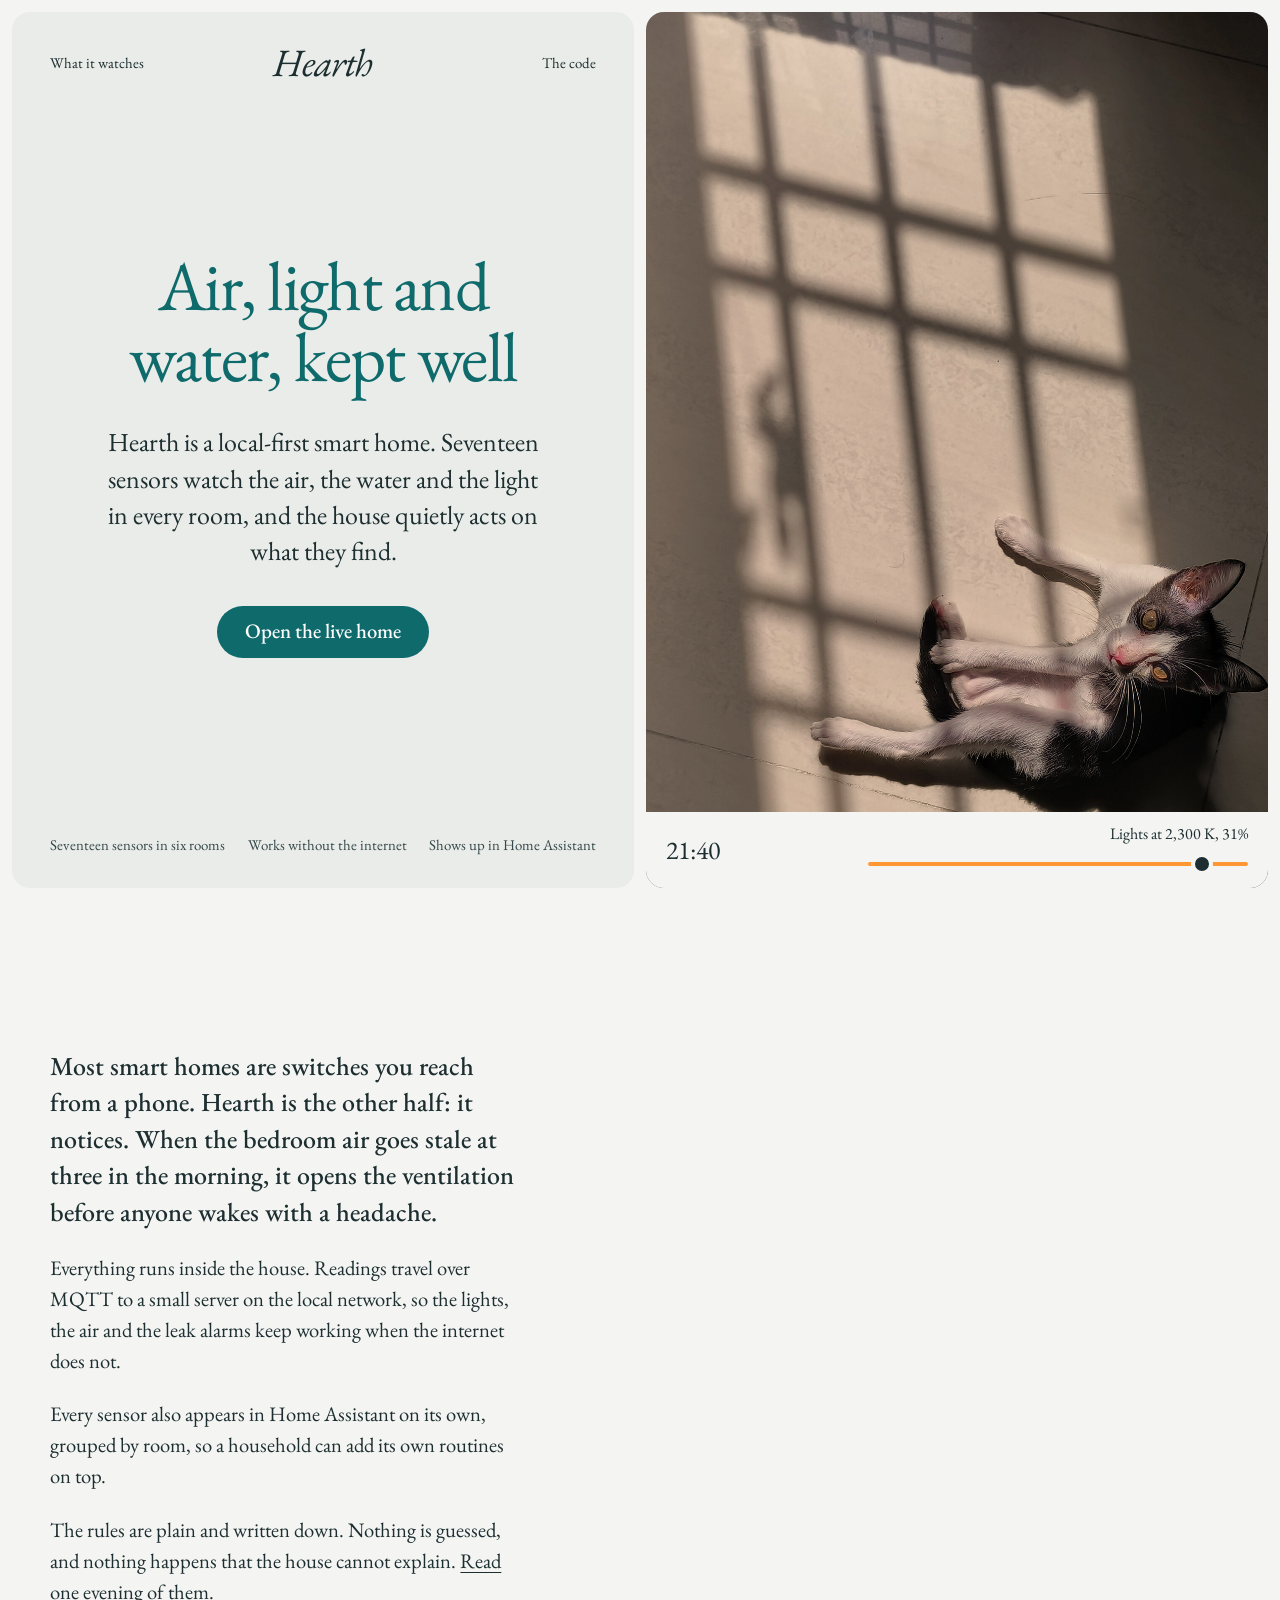
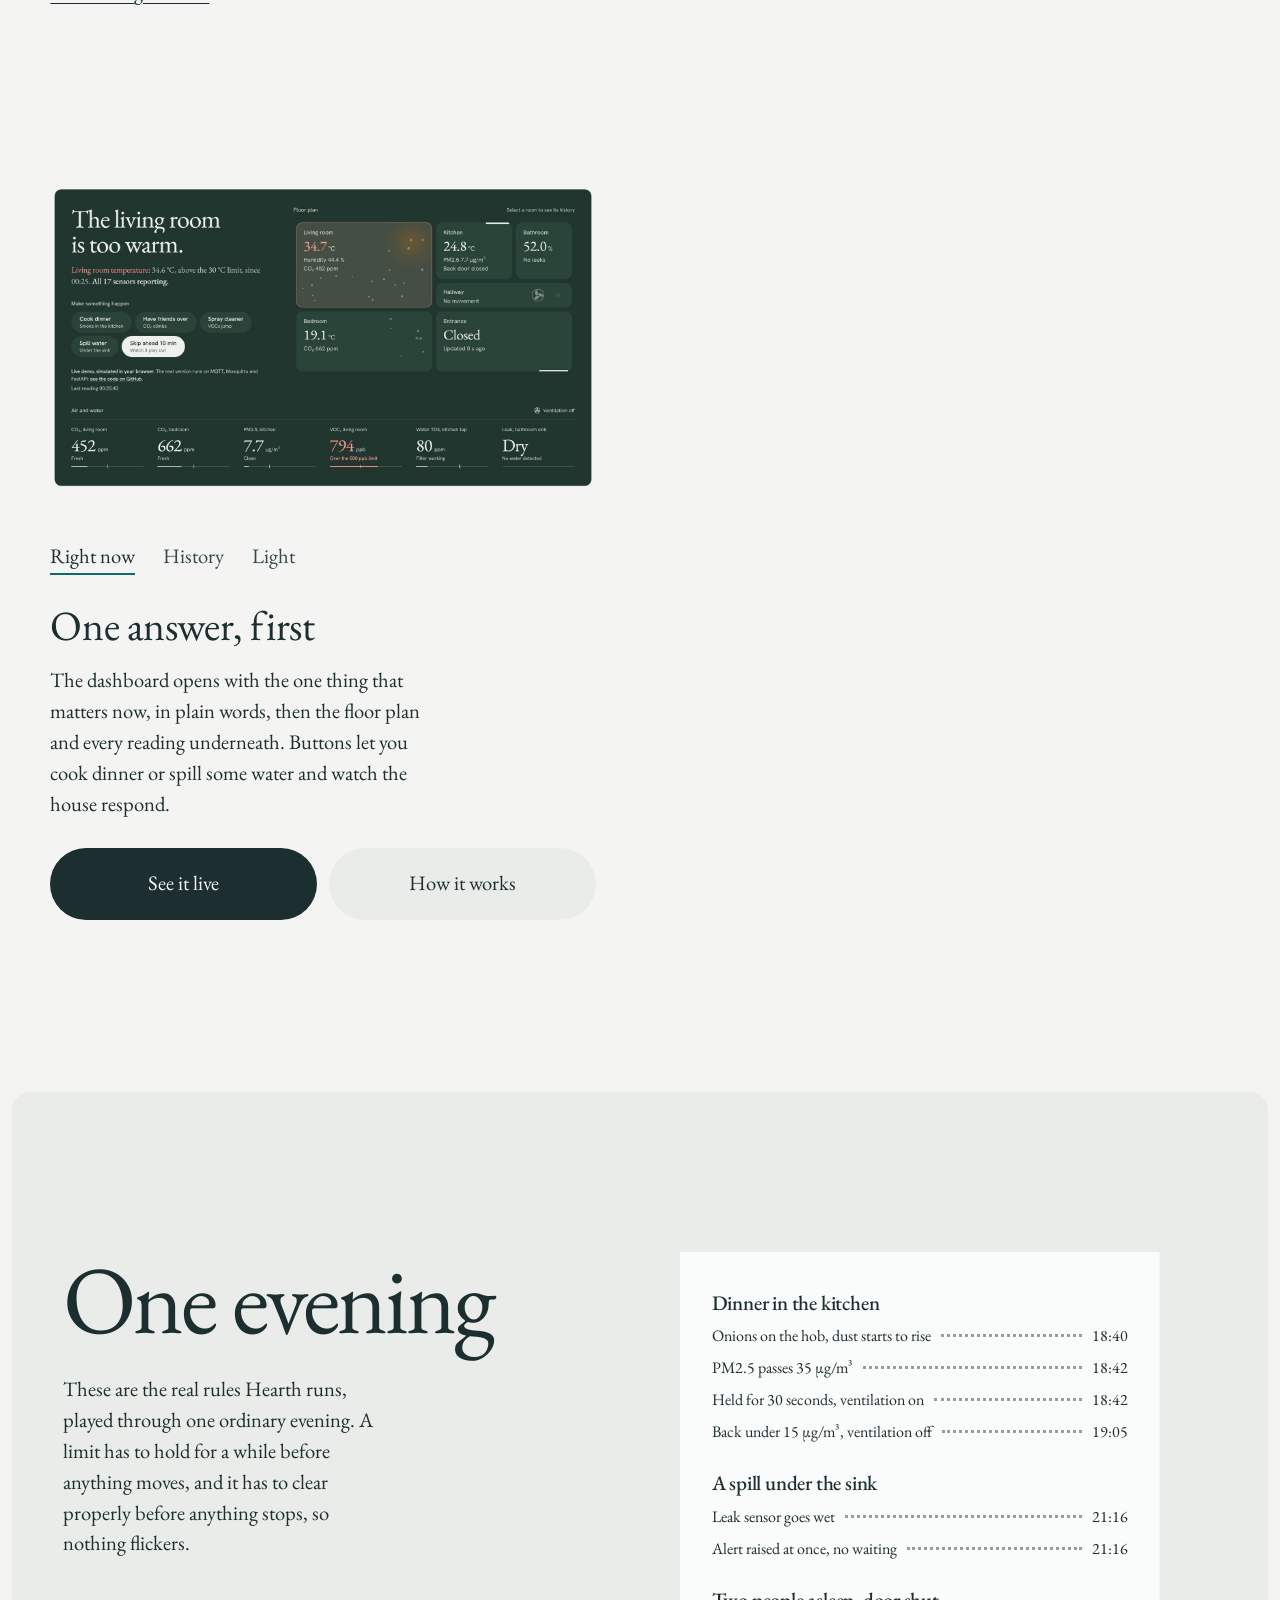
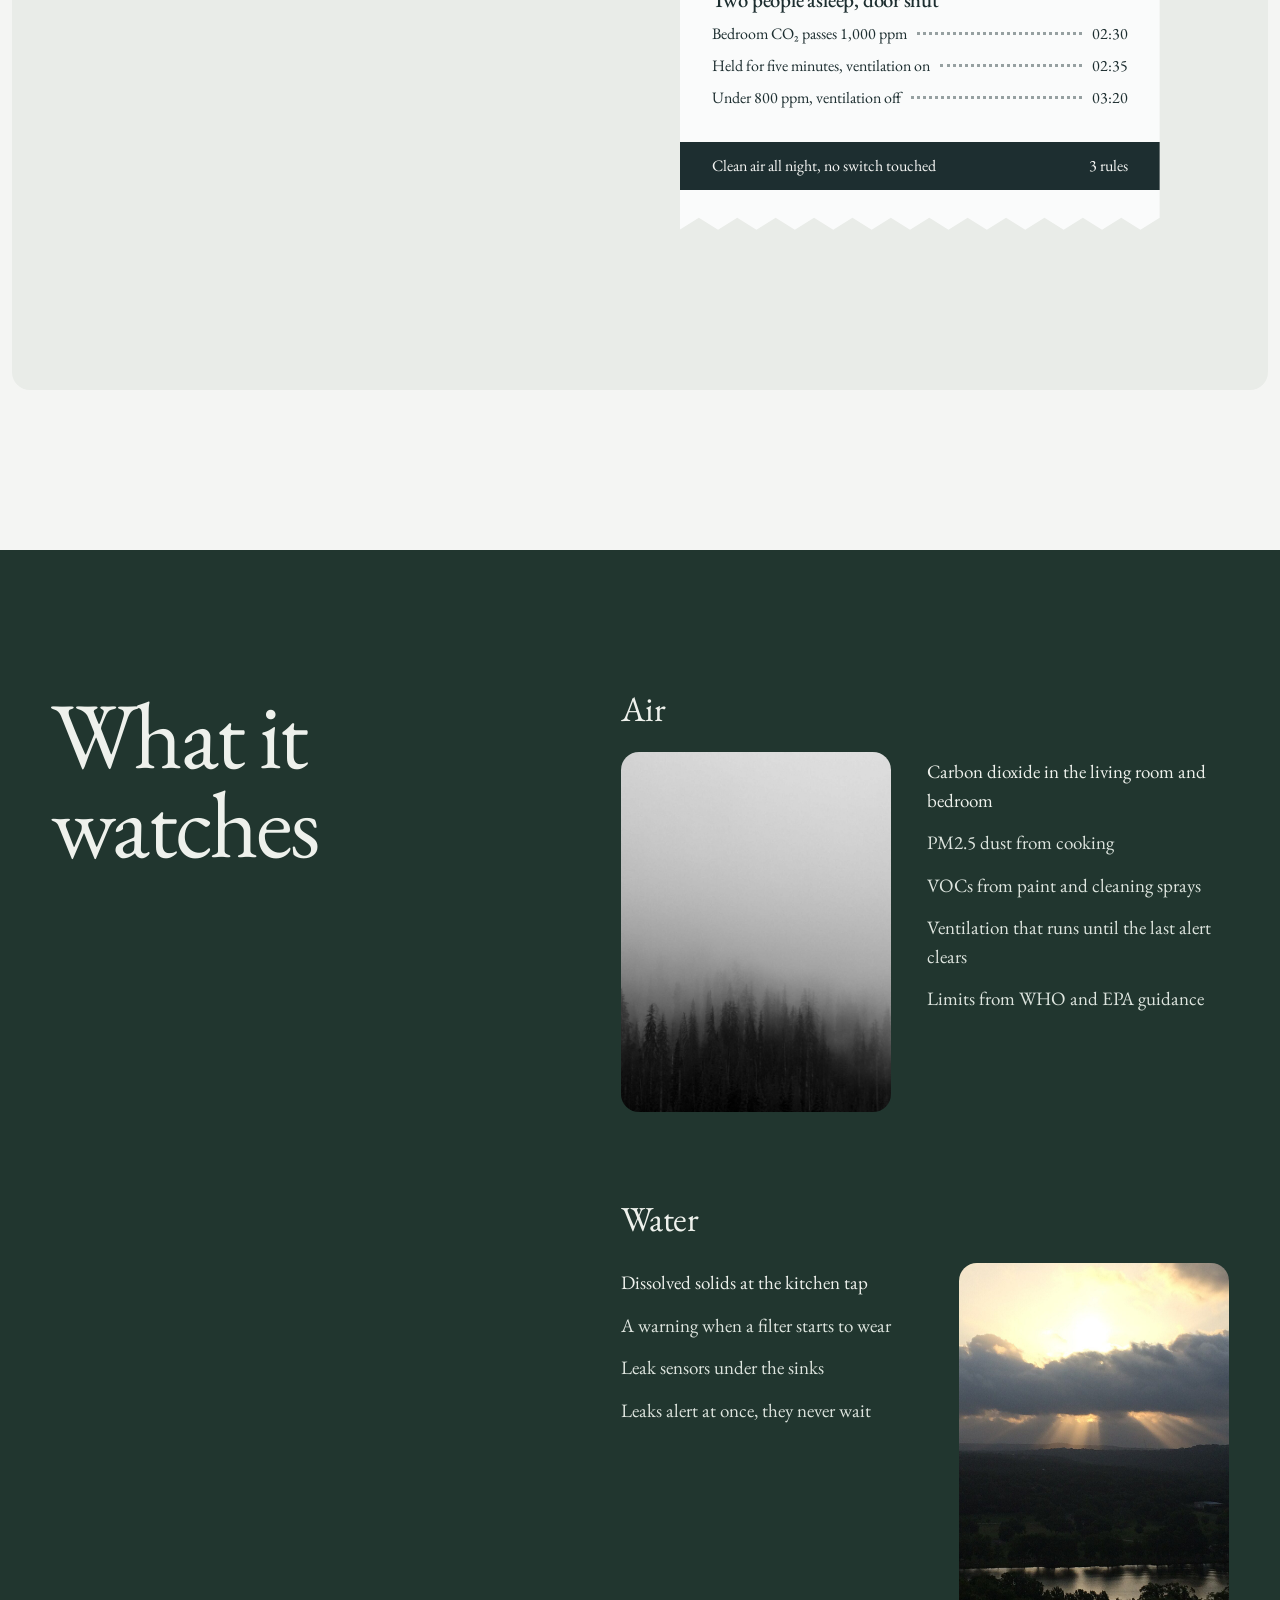
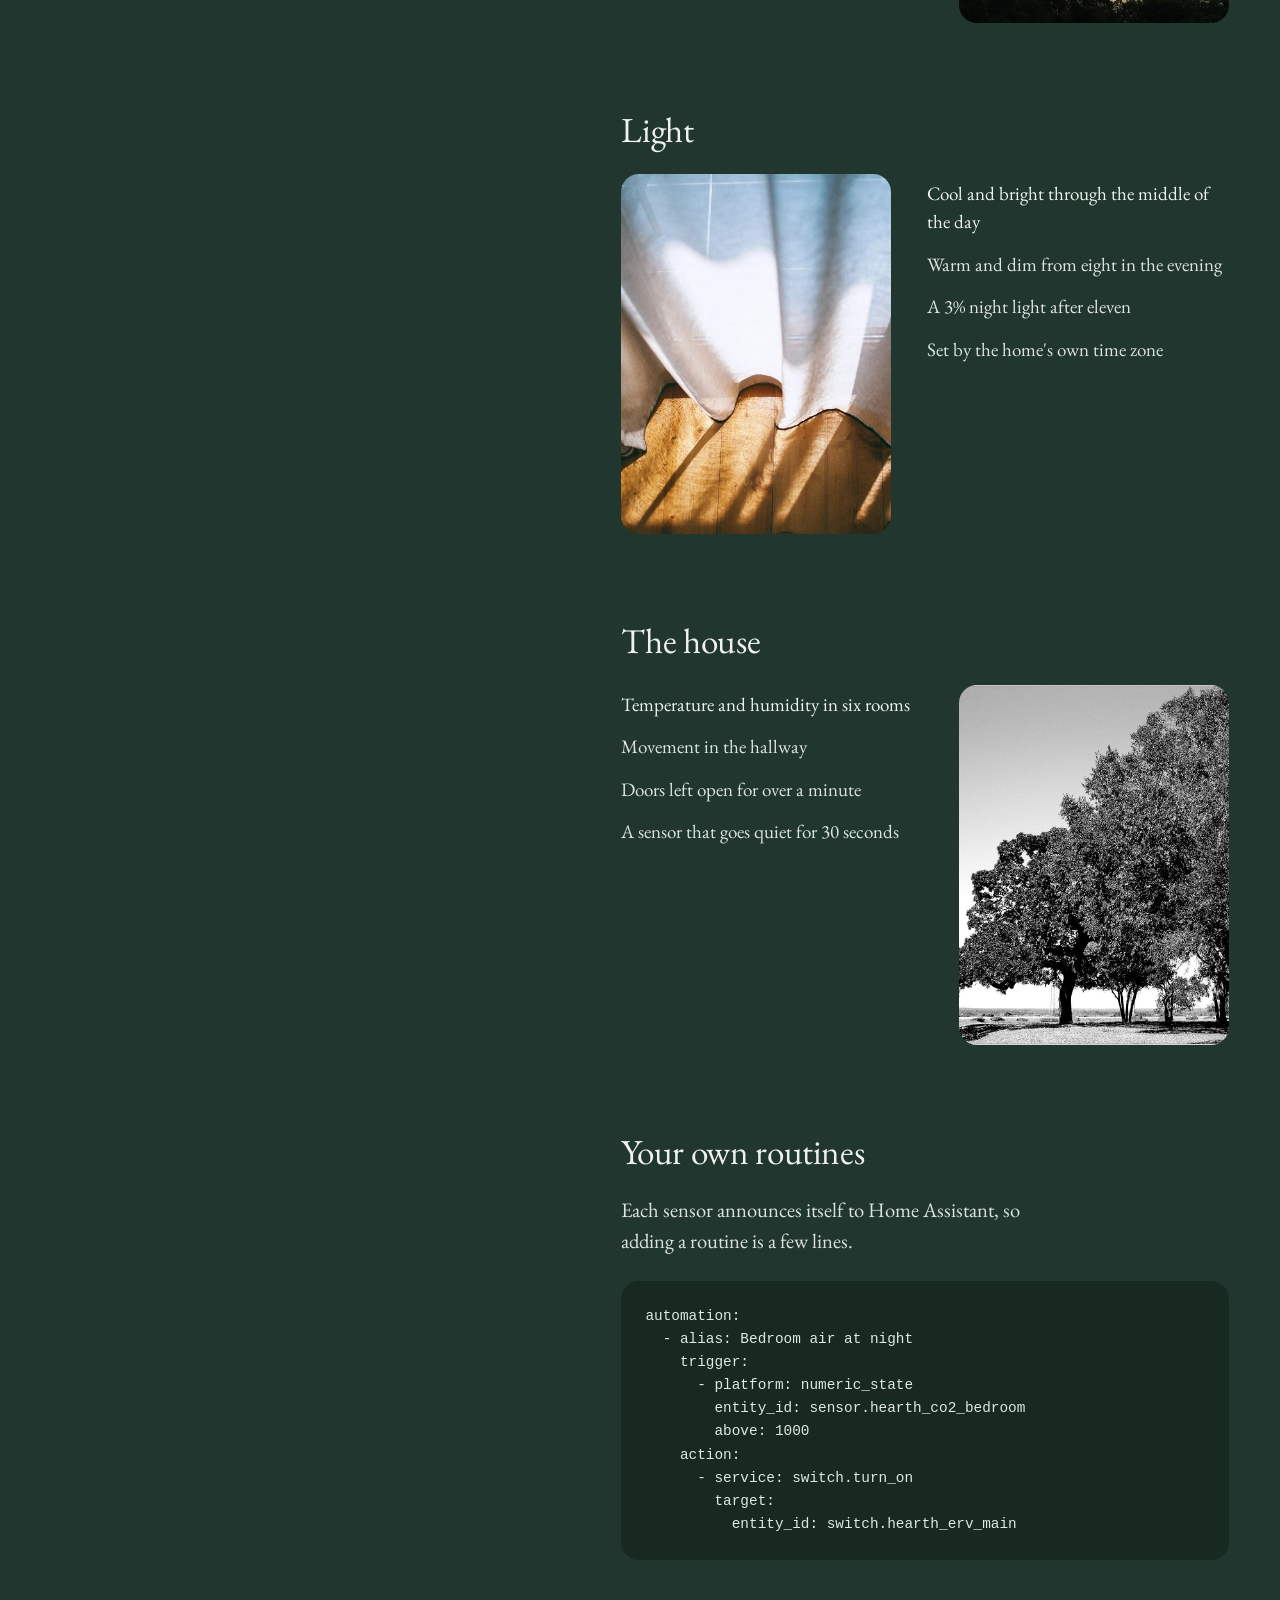
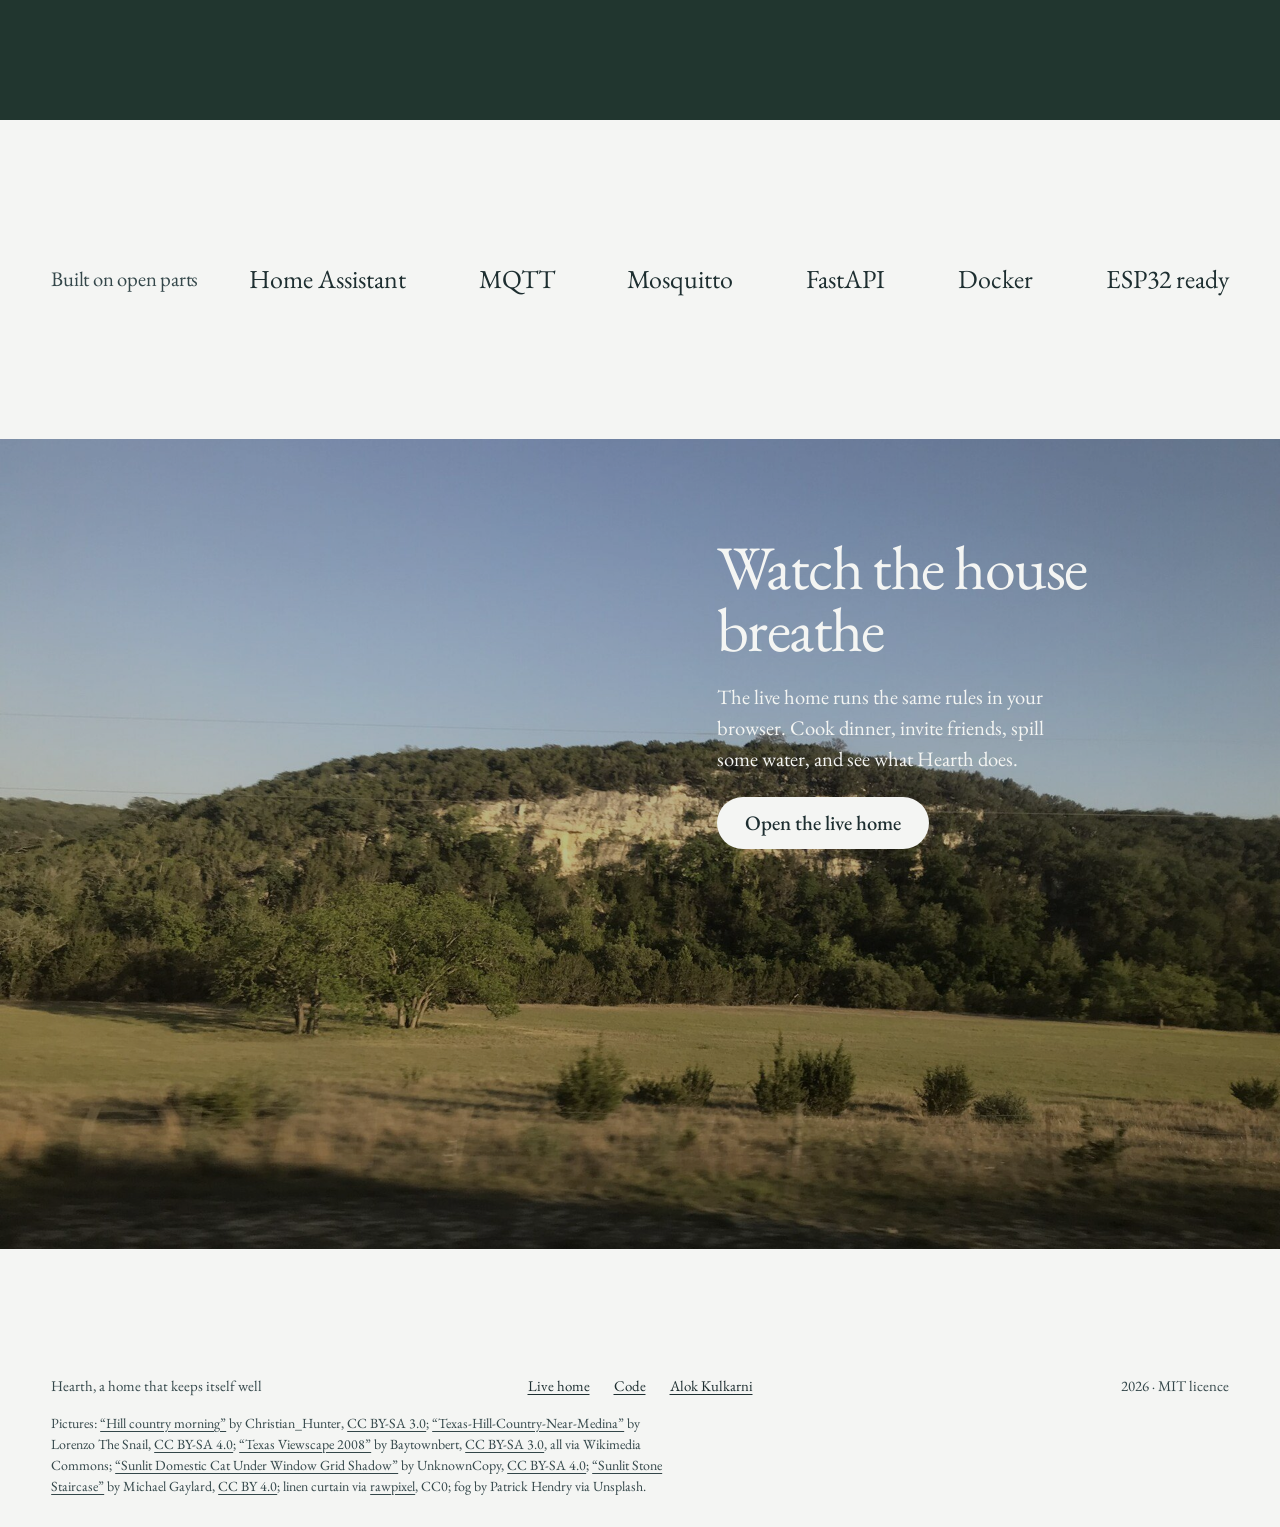
<file: site/index.html>
<!doctype html>
<html lang="en">
<head>
<meta charset="utf-8">
<meta name="viewport" content="width=device-width, initial-scale=1">
<title>Hearth · A home that keeps itself well</title>
<meta name="description" content="Hearth is a local-first smart home system. Seventeen sensors watch the air, the water and the light, and the house acts on what they find.">
<link rel="icon" href="live/static/mark.svg" type="image/svg+xml">
<link rel="preconnect" href="https://fonts.googleapis.com">
<link rel="preconnect" href="https://fonts.gstatic.com" crossorigin>
<link href="https://fonts.googleapis.com/css2?family=EB+Garamond:ital,wght@0,400;0,500;1,400;1,500&display=swap" rel="stylesheet">
<link rel="stylesheet" href="style.css">
</head>
<body>

<div class="split">
  <main class="read">

    <section class="sheet" id="top" data-scene="0">
      <nav class="bar" aria-label="Main">
        <a href="#watch">What it watches</a>
        <a class="word" href="#top" aria-label="Hearth, back to top">Hearth</a>
        <a href="https://github.com/alok-kul5/hearth-iot">The code</a>
      </nav>
      <div class="sheet__body">
        <h1 data-in>Air, light and water, kept well</h1>
        <p class="lead" data-in>Hearth is a local-first smart home. Seventeen sensors watch the air, the water and the light in every room, and the house quietly acts on what they find.</p>
        <a class="btn" href="live/" data-in>Open the live home</a>
      </div>
      <ul class="facts">
        <li>Seventeen sensors in six rooms</li>
        <li>Works without the internet</li>
        <li>Shows up in Home Assistant</li>
      </ul>
    </section>

    <section class="intro" aria-labelledby="intro-h" data-scene="1">
      <h2 id="intro-h" class="vh">What Hearth is</h2>
      <p class="first" data-in>Most smart homes are switches you reach from a phone. Hearth is the other half: it notices. When the bedroom air goes stale at three in the morning, it opens the ventilation before anyone wakes with a headache.</p>
      <p data-in>Everything runs inside the house. Readings travel over MQTT to a small server on the local network, so the lights, the air and the leak alarms keep working when the internet does not.</p>
      <p data-in>Every sensor also appears in Home Assistant on its own, grouped by room, so a household can add its own routines on top.</p>
      <p data-in>The rules are plain and written down. Nothing is guessed, and nothing happens that the house cannot explain. <a href="#slip">Read one evening of them</a>.</p>
    </section>

    <section class="show" aria-labelledby="show-h" data-scene="2">
      <figure class="plate" data-ui>
        <img id="plate-img" src="assets/ui-now.jpg" width="1600" height="1000" alt="Hearth's dashboard right now: the answer in large type, the floor plan and every reading on a deep green panel" loading="lazy">
      </figure>
      <div class="show__text">
        <div class="tabs" role="tablist" aria-label="What the dashboard shows">
          <button role="tab" aria-selected="true" data-tab="now">Right now</button>
          <button role="tab" aria-selected="false" data-tab="history">History</button>
          <button role="tab" aria-selected="false" data-tab="light">Light</button>
        </div>
        <div>
          <h2 id="show-h">One answer, first</h2>
          <p id="show-p">The dashboard opens with the one thing that matters now, in plain words, then the floor plan and every reading underneath. Buttons let you cook dinner or spill some water and watch the house respond.</p>
        </div>
        <div class="cells">
          <a class="cell cell--ink" href="live/">See it live</a>
          <a class="cell" href="https://github.com/alok-kul5/hearth-iot#how-it-works">How it works</a>
        </div>
      </div>
    </section>

  </main>

  <aside class="stage" aria-label="One day in the home">
    <div class="stage__frame">
      <div class="stage__pics">
      <img class="stage__img is-on" src="assets/window-light.jpg" width="1600" height="1840" alt="Afternoon sun through a window grid, with a cat asleep in the light on the floor">
      <img class="stage__img" src="assets/texas-hill-country-near-medina.jpg" width="1920" height="1440" alt="A limestone hill above a meadow in the Texas Hill Country" loading="lazy">
      <img class="stage__img" src="assets/stone-stair.jpg" width="1920" height="1630" alt="Sunlight on a stone stair through an open doorway" loading="lazy">
      <div class="stage__wash" aria-hidden="true"></div>
      </div>
      <div class="hours">
        <output id="clock" for="day">07:30</output>
        <label class="hours__drag">
          <span id="lightline">Lights at 4,250 K, 85%</span>
          <input id="day" type="range" min="0" max="1439" step="10" value="450" aria-label="Drag through the day to see the lighting Hearth sets">
        </label>
      </div>
    </div>
  </aside>
</div>

<section class="slip-sec" id="slip" aria-labelledby="slip-h">
  <div class="slip-sec__text">
    <h2 id="slip-h" data-in>One evening</h2>
    <p data-in>These are the real rules Hearth runs, played through one ordinary evening. A limit has to hold for a while before anything moves, and it has to clear properly before anything stops, so nothing flickers.</p>
  </div>
  <div class="slip" data-in>
    <h3>Dinner in the kitchen</h3>
    <ol>
      <li><span>Onions on the hob, dust starts to rise</span><i></i><b>18:40</b></li>
      <li><span>PM2.5 passes 35 µg/m³</span><i></i><b>18:42</b></li>
      <li><span>Held for 30 seconds, ventilation on</span><i></i><b>18:42</b></li>
      <li><span>Back under 15 µg/m³, ventilation off</span><i></i><b>19:05</b></li>
    </ol>
    <h3>A spill under the sink</h3>
    <ol>
      <li><span>Leak sensor goes wet</span><i></i><b>21:16</b></li>
      <li><span>Alert raised at once, no waiting</span><i></i><b>21:16</b></li>
    </ol>
    <h3>Two people asleep, door shut</h3>
    <ol>
      <li><span>Bedroom CO₂ passes 1,000 ppm</span><i></i><b>02:30</b></li>
      <li><span>Held for five minutes, ventilation on</span><i></i><b>02:35</b></li>
      <li><span>Under 800 ppm, ventilation off</span><i></i><b>03:20</b></li>
    </ol>
    <p class="slip__total"><span>Clean air all night, no switch touched</span><b>3 rules</b></p>
  </div>
</section>

<section class="watch" id="watch" aria-labelledby="watch-h">
  <h2 id="watch-h" class="watch__h">What it watches</h2>
  <div class="watch__rows">
    <article class="row" data-in>
      <h3>Air</h3>
      <div class="row__pair">
        <img src="assets/fog-922.jpg" width="1200" height="1600" alt="A dark treeline fading upward into fog" loading="lazy">
        <ul>
          <li>Carbon dioxide in the living room and bedroom</li>
          <li>PM2.5 dust from cooking</li>
          <li>VOCs from paint and cleaning sprays</li>
          <li>Ventilation that runs until the last alert clears</li>
          <li>Limits from WHO and EPA guidance</li>
        </ul>
      </div>
    </article>
    <article class="row row--flip" data-in>
      <h3>Water</h3>
      <div class="row__pair">
        <img src="assets/hill-country-morning.jpg" width="1920" height="1440" alt="Morning sun breaking over hills and a river" loading="lazy">
        <ul>
          <li>Dissolved solids at the kitchen tap</li>
          <li>A warning when a filter starts to wear</li>
          <li>Leak sensors under the sinks</li>
          <li>Leaks alert at once, they never wait</li>
        </ul>
      </div>
    </article>
    <article class="row" data-in>
      <h3>Light</h3>
      <div class="row__pair">
        <img src="assets/linen.jpg" width="1024" height="683" alt="Low sun through a linen curtain" loading="lazy">
        <ul>
          <li>Cool and bright through the middle of the day</li>
          <li>Warm and dim from eight in the evening</li>
          <li>A 3% night light after eleven</li>
          <li>Set by the home's own time zone</li>
        </ul>
      </div>
    </article>
    <article class="row row--flip" data-in>
      <h3>The house</h3>
      <div class="row__pair">
        <img src="assets/texas-viewscape-2008.jpg" width="1920" height="1124" alt="Live oaks standing at the edge of open Texas land" loading="lazy">
        <ul>
          <li>Temperature and humidity in six rooms</li>
          <li>Movement in the hallway</li>
          <li>Doors left open for over a minute</li>
          <li>A sensor that goes quiet for 30 seconds</li>
        </ul>
      </div>
    </article>
    <article class="row row--code" data-in>
      <h3>Your own routines</h3>
      <p>Each sensor announces itself to Home Assistant, so adding a routine is a few lines.</p>
<pre><code>automation:
  - alias: Bedroom air at night
    trigger:
      - platform: numeric_state
        entity_id: sensor.hearth_co2_bedroom
        above: 1000
    action:
      - service: switch.turn_on
        target:
          entity_id: switch.hearth_erv_main</code></pre>
    </article>
  </div>
</section>

<section class="proof" aria-labelledby="proof-h">
  <h2 id="proof-h" class="proof__lead">Built on open parts</h2>
  <ul class="proof__names">
    <li>Home Assistant</li><li>MQTT</li><li>Mosquitto</li><li>FastAPI</li><li>Docker</li><li>ESP32 ready</li>
  </ul>
</section>

<section class="close" aria-labelledby="close-h">
  <img class="close__img" src="assets/texas-hill-country-near-medina.jpg" width="1920" height="1440" alt="Clear sky over a limestone hill and meadow in the Texas Hill Country" loading="lazy">
  <div class="close__text">
    <h2 id="close-h" data-in>Watch the house breathe</h2>
    <p data-in>The live home runs the same rules in your browser. Cook dinner, invite friends, spill some water, and see what Hearth does.</p>
    <a class="btn btn--paper" href="live/" data-in>Open the live home</a>
  </div>
</section>

<footer class="foot">
  <span>Hearth, a home that keeps itself well</span>
  <span class="foot__links"><a href="live/">Live home</a><a href="https://github.com/alok-kul5/hearth-iot">Code</a><a href="https://alok.is-a.dev">Alok Kulkarni</a></span>
  <span>2026 · MIT licence</span>
  <p class="credits">Pictures: <a href="https://commons.wikimedia.org/w/index.php?curid=33453826">“Hill country morning”</a> by Christian_Hunter, <a href="https://creativecommons.org/licenses/by-sa/3.0/">CC BY-SA 3.0</a>; <a href="https://commons.wikimedia.org/w/index.php?curid=118426030">“Texas-Hill-Country-Near-Medina”</a> by Lorenzo The Snail, <a href="https://creativecommons.org/licenses/by-sa/4.0/">CC BY-SA 4.0</a>; <a href="https://commons.wikimedia.org/w/index.php?curid=4965862">“Texas Viewscape 2008”</a> by Baytownbert, <a href="https://creativecommons.org/licenses/by-sa/3.0/">CC BY-SA 3.0</a>, all via Wikimedia Commons; <a href="https://commons.wikimedia.org/w/index.php?curid=185788279">“Sunlit Domestic Cat Under Window Grid Shadow”</a> by UnknownCopy, <a href="https://creativecommons.org/licenses/by-sa/4.0/">CC BY-SA 4.0</a>; <a href="https://commons.wikimedia.org/w/index.php?curid=191808429">“Sunlit Stone Staircase”</a> by Michael Gaylard, <a href="https://creativecommons.org/licenses/by/4.0/">CC BY 4.0</a>; linen curtain via <a href="https://www.rawpixel.com/image/3285030/free-photo-image-morning-wooden-floor-sun-light-interior-decorations">rawpixel</a>, CC0; fog by Patrick Hendry via Unsplash.</p>
</footer>

<script src="main.js" defer></script>
</body>
</html>
</file>
<file: site/style.css>
:root {
  --bg: #f4f5f3;
  --surface: #e9ece8;
  --ink: #1d2e30;
  --muted: #34474a;
  --accent: #0f6a6c;
  --accent-ink: #ffffff;
  --field: #21362f;
  --field-ink: #eef1ec;
  --field-muted: #dde4de;

  --step-small: clamp(0.875rem, 0.85rem + 0.1vw, 0.9375rem);
  --step-body: clamp(1.125rem, 1.05rem + 0.3vw, 1.3125rem);
  --step-lead: clamp(1.25rem, 1.1rem + 0.7vw, 1.625rem);
  --step-head: clamp(2rem, 1.3rem + 3.2vw, 4rem);
  --step-big: clamp(2.75rem, 1.2rem + 6vw, 6.5rem);

  --m: 12px;
  --r: 18px;
  --ease: cubic-bezier(0.22, 1, 0.36, 1);
  --serif: "EB Garamond", Garamond, "Times New Roman", serif;
}

* { box-sizing: border-box; }
html { scroll-behavior: smooth; -webkit-text-size-adjust: 100%; }
body {
  margin: 0;
  background: var(--bg);
  color: var(--ink);
  font: 400 var(--step-body)/1.5 var(--serif);
  font-kerning: normal;
  text-rendering: optimizeLegibility;
  -webkit-font-smoothing: antialiased;
}
img { display: block; max-width: 100%; height: auto; }
a { color: inherit; text-underline-offset: 0.18em; text-decoration-thickness: 1px; }
a:focus-visible, button:focus-visible, input:focus-visible { outline: 2px solid var(--accent); outline-offset: 3px; }
::selection { background: var(--accent); color: var(--accent-ink); }
h1, h2, h3 { font-weight: 400; margin: 0; letter-spacing: -0.01em; line-height: 1.1; }
p { margin: 0; }
.vh { position: absolute; width: 1px; height: 1px; overflow: hidden; clip: rect(0 0 0 0); white-space: nowrap; }

/* buttons: one shape on the whole page, a full round */
.btn {
  display: inline-flex; align-items: center; justify-content: center;
  min-height: 52px; padding: 0 28px; border-radius: 999px;
  background: var(--accent); color: var(--accent-ink);
  font: 500 var(--step-body)/1 var(--serif); text-decoration: none;
  transition: transform 0.4s var(--ease), background-color 0.3s;
}
.btn:hover { background: #0b5759; transform: translateY(-2px); }
.btn:active { transform: translateY(0) scale(0.98); }
.btn--paper { background: var(--bg); color: var(--ink); }
.btn--paper:hover { background: #ffffff; }

/* ---------- the split stage ---------- */
.split {
  display: grid; grid-template-columns: 1fr 1fr; gap: var(--m);
  padding: var(--m);
}
.read { min-width: 0; }

.stage { position: relative; }
.stage__frame {
  position: sticky; top: var(--m);
  height: calc(100svh - 2 * var(--m));
  border-radius: var(--r); overflow: hidden;
  background: #cfd5d1;
}
.stage__pics { position: absolute; inset: 0; transition: filter 0.6s; }
.stage__img {
  position: absolute; inset: 0; width: 100%; height: 100%; object-fit: cover;
  opacity: 0; transform: scale(1.06);
  transition: opacity 1.6s var(--ease);
  animation: drift 28s ease-in-out infinite alternate;
}
.stage__img.is-on { opacity: 1; }
@keyframes drift { from { transform: scale(1.06) translate(0, 0); } to { transform: scale(1.12) translate(-1.5%, -1%); } }
.stage__wash {
  position: absolute; inset: 0; pointer-events: none;
  background: #ffd9a8; mix-blend-mode: multiply; opacity: 0.25;
  transition: background-color 0.6s, opacity 0.6s;
}
.hours {
  position: absolute; left: 0; right: 0; bottom: 0;
  min-height: 72px; padding: 10px 20px;
  display: flex; align-items: center; justify-content: space-between; gap: 20px;
  background: var(--bg);
  font-size: var(--step-small);
}
.hours output { font-size: var(--step-lead); font-variant-numeric: tabular-nums lining-nums; min-width: 3.2em; }
.hours__drag { display: grid; gap: 4px; flex: 1; max-width: 380px; text-align: right; color: var(--muted); cursor: grab; font-size: 1rem; }
.hours__drag span { color: var(--ink); font-variant-numeric: tabular-nums lining-nums; }
input[type=range] { -webkit-appearance: none; appearance: none; width: 100%; height: 28px; background: transparent; cursor: grab; margin: 0; }
input[type=range]::-webkit-slider-runnable-track { height: 4px; border-radius: 4px; background: var(--hours-track, #d9a35f); }
input[type=range]::-moz-range-track { height: 4px; border-radius: 4px; background: var(--hours-track, #d9a35f); }
input[type=range]::-webkit-slider-thumb { -webkit-appearance: none; width: 22px; height: 22px; margin-top: -9px; border-radius: 50%; background: var(--ink); border: 4px solid var(--bg); transition: transform 0.2s var(--ease); }
input[type=range]::-moz-range-thumb { width: 14px; height: 14px; border-radius: 50%; background: var(--ink); border: 4px solid var(--bg); }
input[type=range]:active::-webkit-slider-thumb { transform: scale(1.2); }

/* hero: a menu card */
.sheet {
  min-height: calc(100svh - 2 * var(--m));
  background: var(--surface); border-radius: var(--r);
  display: grid; grid-template-rows: auto 1fr auto; padding: 22px clamp(20px, 3vw, 44px) 32px;
}
.bar { display: grid; grid-template-columns: 1fr auto 1fr; align-items: center; font-size: var(--step-small); }
.bar a { text-decoration: none; transition: opacity 0.25s; }
.bar a:hover { opacity: 0.6; }
.bar a:last-child { justify-self: end; }
.word { font-size: clamp(1.75rem, 1.3rem + 1.4vw, 2.5rem); font-style: italic; letter-spacing: -0.02em; }
.sheet__body { align-self: center; text-align: center; display: grid; justify-items: center; gap: 36px; padding: 12vh 0 14vh; }
.sheet h1 { font-size: clamp(2.6rem, 1rem + 4.2vw, 4.6rem); line-height: 1.02; letter-spacing: -0.025em; max-width: 13ch; color: var(--accent); }
.facts { list-style: none; margin: 0; padding: 0; display: flex; justify-content: space-between; gap: 16px; font-size: var(--step-small); color: var(--muted); }
.facts li { max-width: 12em; }
.lead { max-width: 36ch; font-size: var(--step-lead); line-height: 1.4; margin-top: -4px; }

/* intro */
.intro { padding: 160px clamp(20px, 3vw, 44px) 120px; max-width: 34rem; display: grid; gap: 1.1em; }
.intro p { color: var(--ink); }
.intro .first { color: var(--ink); font-weight: 500; font-size: var(--step-lead); line-height: 1.4; }

/* showcase: square plate */
.show { display: grid; gap: 32px; padding: 40px clamp(20px, 3vw, 44px) 160px; }
.plate { margin: 0; border-radius: var(--r); overflow: hidden; background: #f4f5f3; aspect-ratio: 16 / 10; }
.plate img { width: 100%; height: 100%; object-fit: cover; transition: opacity 0.45s var(--ease), transform 0.9s var(--ease); }
.plate img.is-swap { opacity: 0; transform: scale(1.02); }
.show__text { display: grid; gap: 28px; }
.tabs { display: flex; gap: 28px; }
.tabs button {
  background: none; border: 0; padding: 4px 0; cursor: pointer;
  font: 400 var(--step-body)/1.2 var(--serif); color: var(--muted);
  border-bottom: 2px solid transparent; transition: color 0.25s, border-color 0.35s;
}
.tabs button:hover { color: var(--ink); }
.tabs button[aria-selected=true] { color: var(--ink); border-color: var(--accent); }
.show h2 { font-size: clamp(1.9rem, 1.2rem + 1.8vw, 2.6rem); margin-bottom: 16px; }
.show p { max-width: 38ch; }
.cells { display: grid; grid-template-columns: 1fr 1fr; gap: var(--m); }
.cell {
  display: flex; align-items: center; justify-content: center; min-height: 72px;
  border-radius: 999px; background: var(--surface); text-decoration: none;
  transition: transform 0.4s var(--ease), background-color 0.3s;
}
.cell:hover { transform: translateY(-2px); background: #dfe3de; }
.cell--ink { background: var(--ink); color: var(--bg); }
.cell--ink:hover { background: #2c4244; }

/* how it works: the slip */
.slip-sec {
  margin: 0 var(--m); padding: 160px clamp(20px, 4vw, 72px);
  background: var(--surface); border-radius: var(--r);
  display: grid; grid-template-columns: 5fr 6fr; gap: clamp(32px, 5vw, 96px); align-items: start;
}
.slip-sec__text { display: grid; gap: 28px; position: sticky; top: 64px; }
.slip-sec h2 { font-size: var(--step-big); line-height: 0.98; letter-spacing: -0.03em; max-width: 10ch; }
.slip-sec__text p { max-width: 32ch; }
.slip {
  justify-self: center; width: min(100%, 480px);
  background: #fafbfb; padding: 40px 32px 0;
  clip-path: polygon(0 0, 100% 0, 100% calc(100% - 12px), 96% 100%, 92% calc(100% - 12px), 88% 100%, 84% calc(100% - 12px), 80% 100%, 76% calc(100% - 12px), 72% 100%, 68% calc(100% - 12px), 64% 100%, 60% calc(100% - 12px), 56% 100%, 52% calc(100% - 12px), 48% 100%, 44% calc(100% - 12px), 40% 100%, 36% calc(100% - 12px), 32% 100%, 28% calc(100% - 12px), 24% 100%, 20% calc(100% - 12px), 16% 100%, 12% calc(100% - 12px), 8% 100%, 4% calc(100% - 12px), 0 100%);
  padding-bottom: 40px;
  font-variant-numeric: tabular-nums lining-nums;
}
.slip h3 { font-size: var(--step-body); font-weight: 500; margin: 28px 0 10px; }
.slip h3:first-child { margin-top: 0; }
.slip ol { list-style: none; margin: 0; padding: 0; display: grid; gap: 8px; }
.slip li { display: grid; grid-template-columns: auto 1fr auto; align-items: baseline; gap: 10px; font-size: 1rem; }
.slip li i { height: 0; border-bottom: 3px dotted var(--muted); opacity: 0.5; transform: translateY(-4px); }
.slip li b { font-weight: 400; }
.slip__total { margin: 32px -32px 0; min-height: 48px; padding: 0 32px; display: flex; justify-content: space-between; align-items: center; background: var(--ink); color: var(--bg); font-size: 1rem; }
.slip__total b { font-weight: 400; }

/* features: pinned heading over a moss field */
.watch {
  margin: 160px 0 0; padding: 140px clamp(20px, 4vw, 72px) 160px;
  background: var(--field); color: var(--field-ink);
  display: grid; grid-template-columns: 5fr 6fr; gap: clamp(32px, 5vw, 96px);
}
.watch__h { font-size: clamp(3.5rem, 1.5rem + 5.5vw, 6.5rem); line-height: 0.95; letter-spacing: -0.03em; position: sticky; top: 40px; align-self: start; max-width: 7ch; }
.watch__rows { display: grid; gap: 88px; min-width: 0; }
.row { min-width: 0; }
.row h3 { font-size: clamp(1.75rem, 1.4rem + 1vw, 2.2rem); margin-bottom: 24px; }
.row__pair { display: grid; grid-template-columns: minmax(180px, 270px) 1fr; gap: 36px; align-items: start; }
.row--flip .row__pair { grid-template-columns: 1fr minmax(180px, 270px); }
.row--flip .row__pair img { order: 2; }
.row__pair img { aspect-ratio: 3 / 4; width: 100%; object-fit: cover; border-radius: var(--r); }
.row ul { list-style: none; margin: 0; padding: 0; display: grid; gap: 14px; font-size: 1.1875rem; padding-top: 6px; color: var(--field-muted); }
.row ul li:first-child { color: var(--field-ink); }
.row--code p { color: var(--field-muted); max-width: 40ch; margin-bottom: 24px; }
.row--code pre { margin: 0; padding: 24px; border-radius: var(--r); background: #182922; color: #dfe8e1; overflow-x: auto; font: 0.9rem/1.6 ui-monospace, "Cascadia Mono", Consolas, monospace; }

/* proof */
.proof { padding: 140px clamp(20px, 4vw, 72px); display: flex; align-items: center; justify-content: space-between; gap: 40px; flex-wrap: wrap; }
.proof__lead { font-size: var(--step-body); color: var(--muted); }
.proof__names { list-style: none; margin: 0; padding: 0; display: flex; flex: 1; justify-content: space-between; gap: 24px 40px; flex-wrap: wrap; font-size: var(--step-lead); max-width: 980px; }

/* closing photograph */
.close { position: relative; height: 90svh; min-height: 560px; overflow: hidden; }
.close__img { position: absolute; inset: 0; width: 100%; height: 100%; object-fit: cover; object-position: 50% 70%; filter: brightness(0.74); }
.close__text { position: absolute; left: 56%; right: clamp(20px, 4vw, 72px); top: 12%; color: #f4f5f3; display: grid; gap: 22px; justify-items: start; }
.close h2 { font-size: clamp(2.4rem, 1rem + 3.6vw, 4.4rem); line-height: 1; letter-spacing: -0.025em; }
.close p { max-width: 34ch; }

/* footer */
.foot { padding: 14svh clamp(20px, 4vw, 72px) 30px; display: grid; grid-template-columns: 1fr auto 1fr; gap: 16px 24px; align-items: baseline; font-size: var(--step-small); color: var(--muted); }
.foot__links { display: flex; gap: 24px; }
.foot__links a { color: var(--ink); }
.foot > span:nth-child(3) { justify-self: end; }
.credits { grid-column: 1 / -1; font-size: 0.875rem; line-height: 1.5; max-width: 90ch; }

/* entrances: staggered, only when JS runs */
.js [data-in] { opacity: 0; transform: translateY(22px); transition: opacity 0.9s var(--ease), transform 0.9s var(--ease); transition-delay: calc(var(--i, 0) * 80ms); }
.js [data-in].is-in { opacity: 1; transform: none; }

@media (prefers-reduced-motion: reduce) {
  html { scroll-behavior: auto; }
  .stage__pics { position: absolute; inset: 0; transition: filter 0.6s; }
.stage__img { animation: none; transition: none; }
  .js [data-in] { opacity: 1; transform: none; transition: none; }
}

/* ---------- tablet and phone ---------- */
@media (max-width: 900px) {
  .split { grid-template-columns: 1fr; }
  .stage { order: -1; }
  .stage__frame { position: relative; top: 0; height: 52svh; }
  .sheet { min-height: auto; }
  .hours { padding: 10px 16px; gap: 14px; }
  .hours output { font-size: var(--step-body); }
  .sheet__body { padding: 7vh 0 6vh; gap: 24px; }
  .sheet h1 { font-size: 9vw; }
  .btn { width: 100%; }
  .intro { padding: 96px 20px 72px; max-width: 82%; }
  .show { padding: 24px 8px 96px; }
  .cells { grid-template-columns: 1fr; }
  .cell { min-height: 60px; }
  .slip-sec, .watch { grid-template-columns: 1fr; padding: 96px 20px; }
  .slip-sec__text { position: static; }
  .watch { margin-top: 96px; }
  .watch__h { font-size: 13vw; top: 0; padding: 12px 0; background: var(--field); z-index: 2; max-width: none; }
  .watch__rows { gap: 72px; }
  .row__pair, .row--flip .row__pair { grid-template-columns: 1fr; }
  .row--flip .row__pair img { order: 0; }
  .row__pair img { aspect-ratio: 4 / 3; }
  .proof { padding: 96px 20px; }
  .proof__names { display: grid; grid-template-columns: 1fr 1fr; gap: 20px; }
  .close { height: auto; min-height: 0; background: var(--ink); }
  .close__img { position: relative; height: 70svh; }
  .close__text { position: static; padding: 40px 20px 56px; }
  .close h2 { font-size: 2.1rem; }
  .foot { grid-template-columns: 1fr; padding: 12svh 20px 24px; gap: 8px; }
  .facts { flex-direction: column; gap: 6px; }
  .foot > span:nth-child(3) { justify-self: start; }
}
</file>
